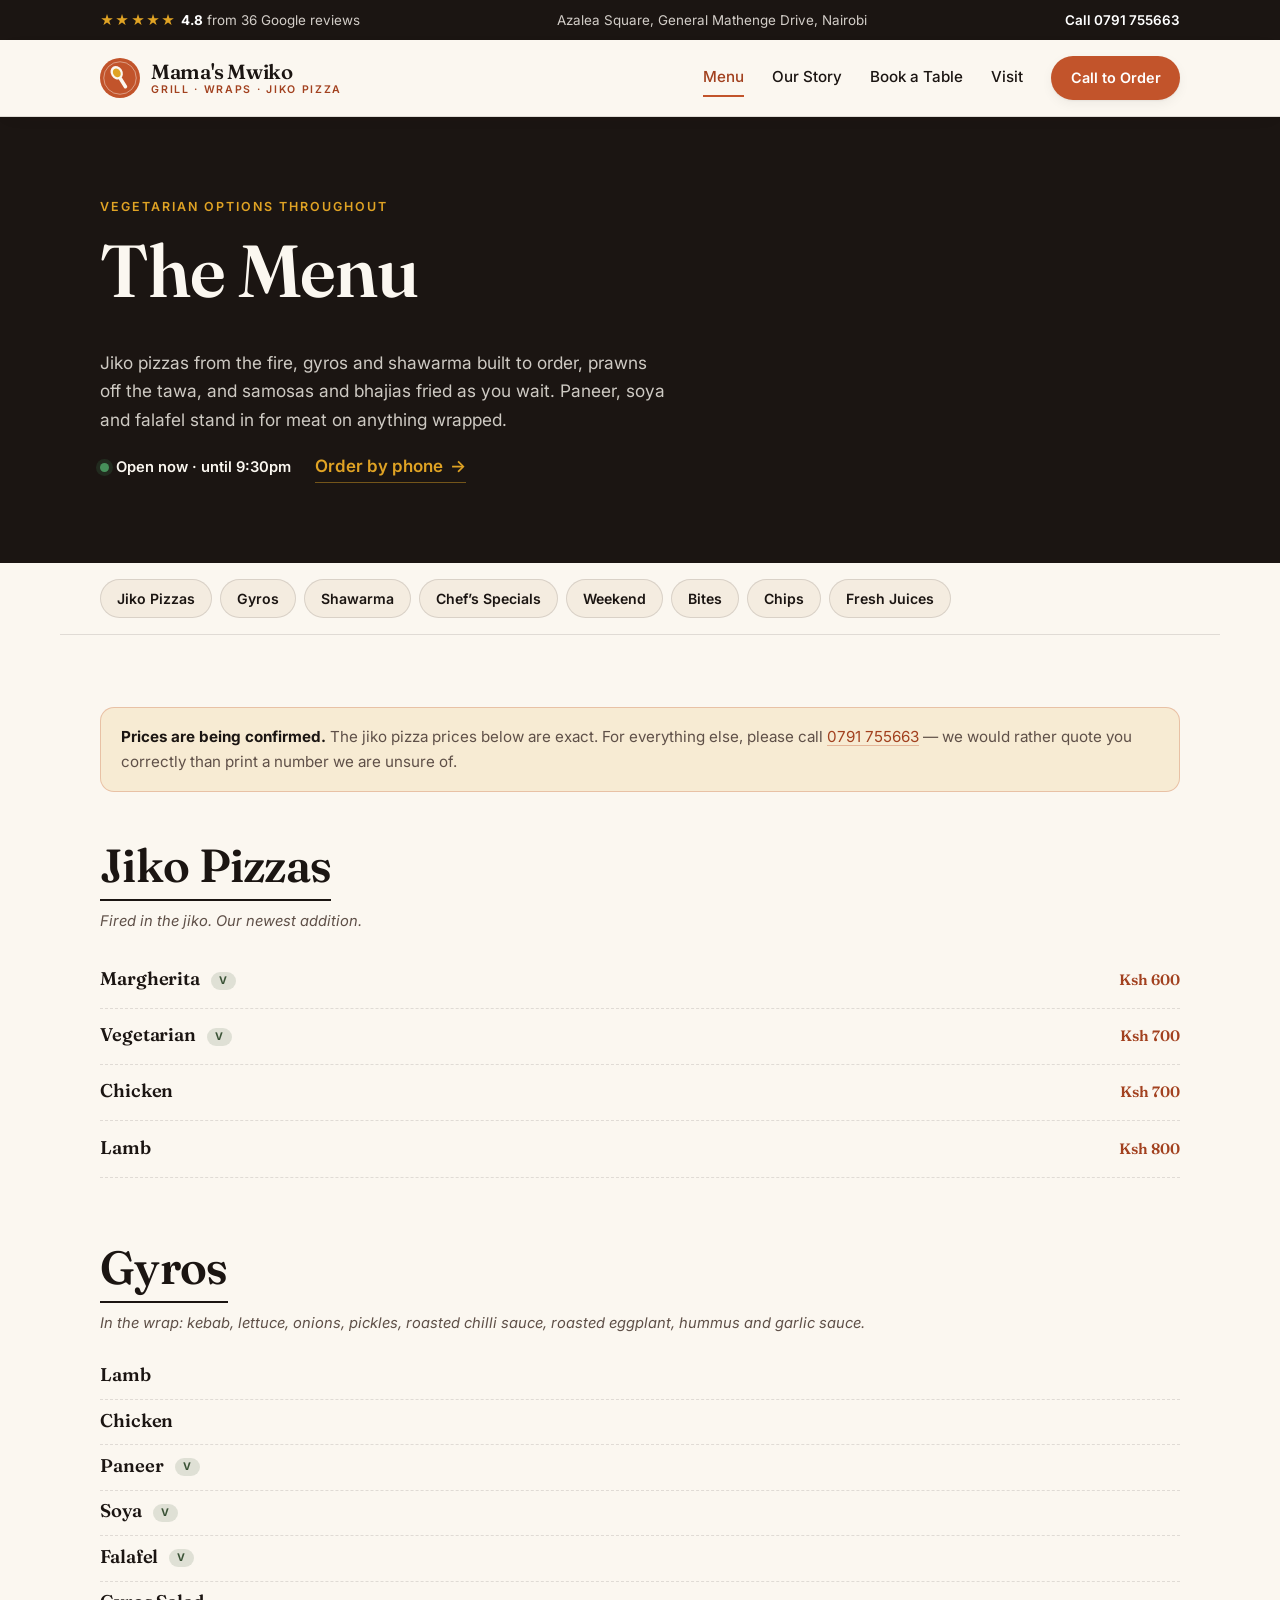
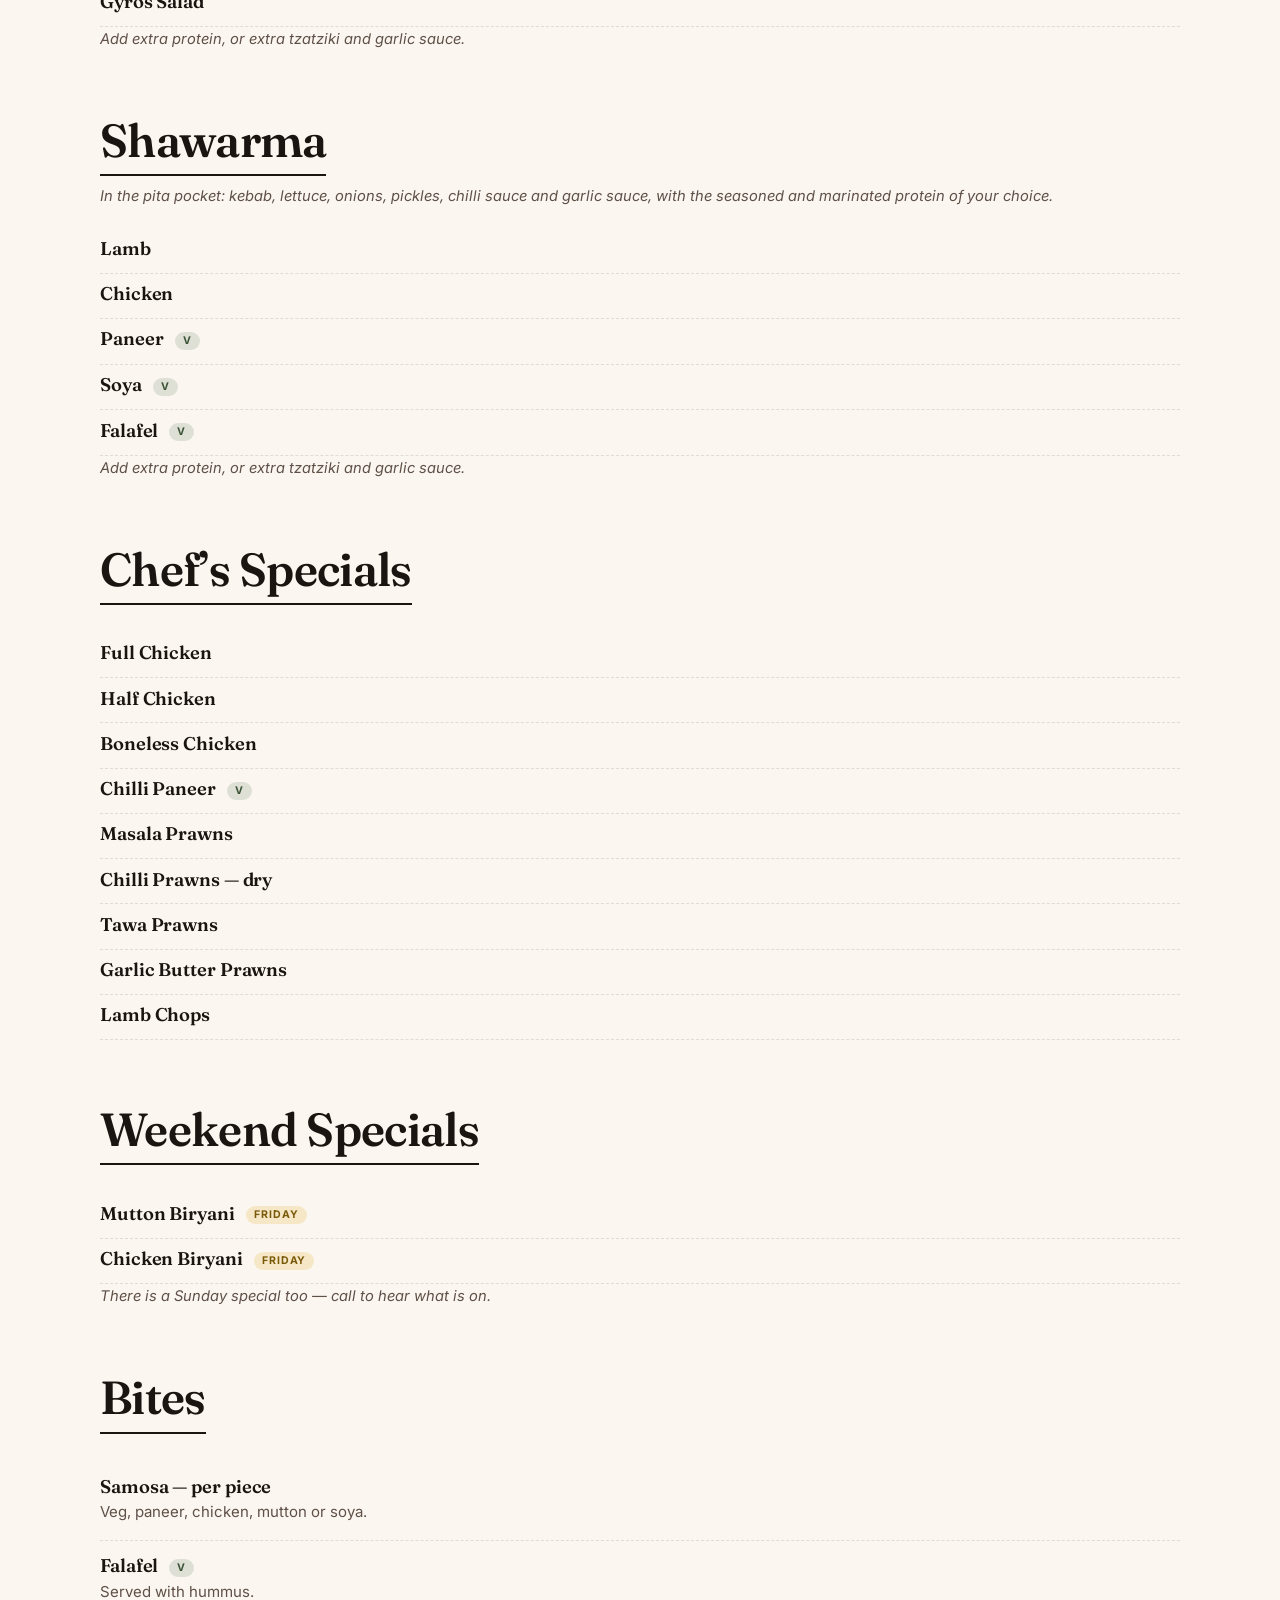
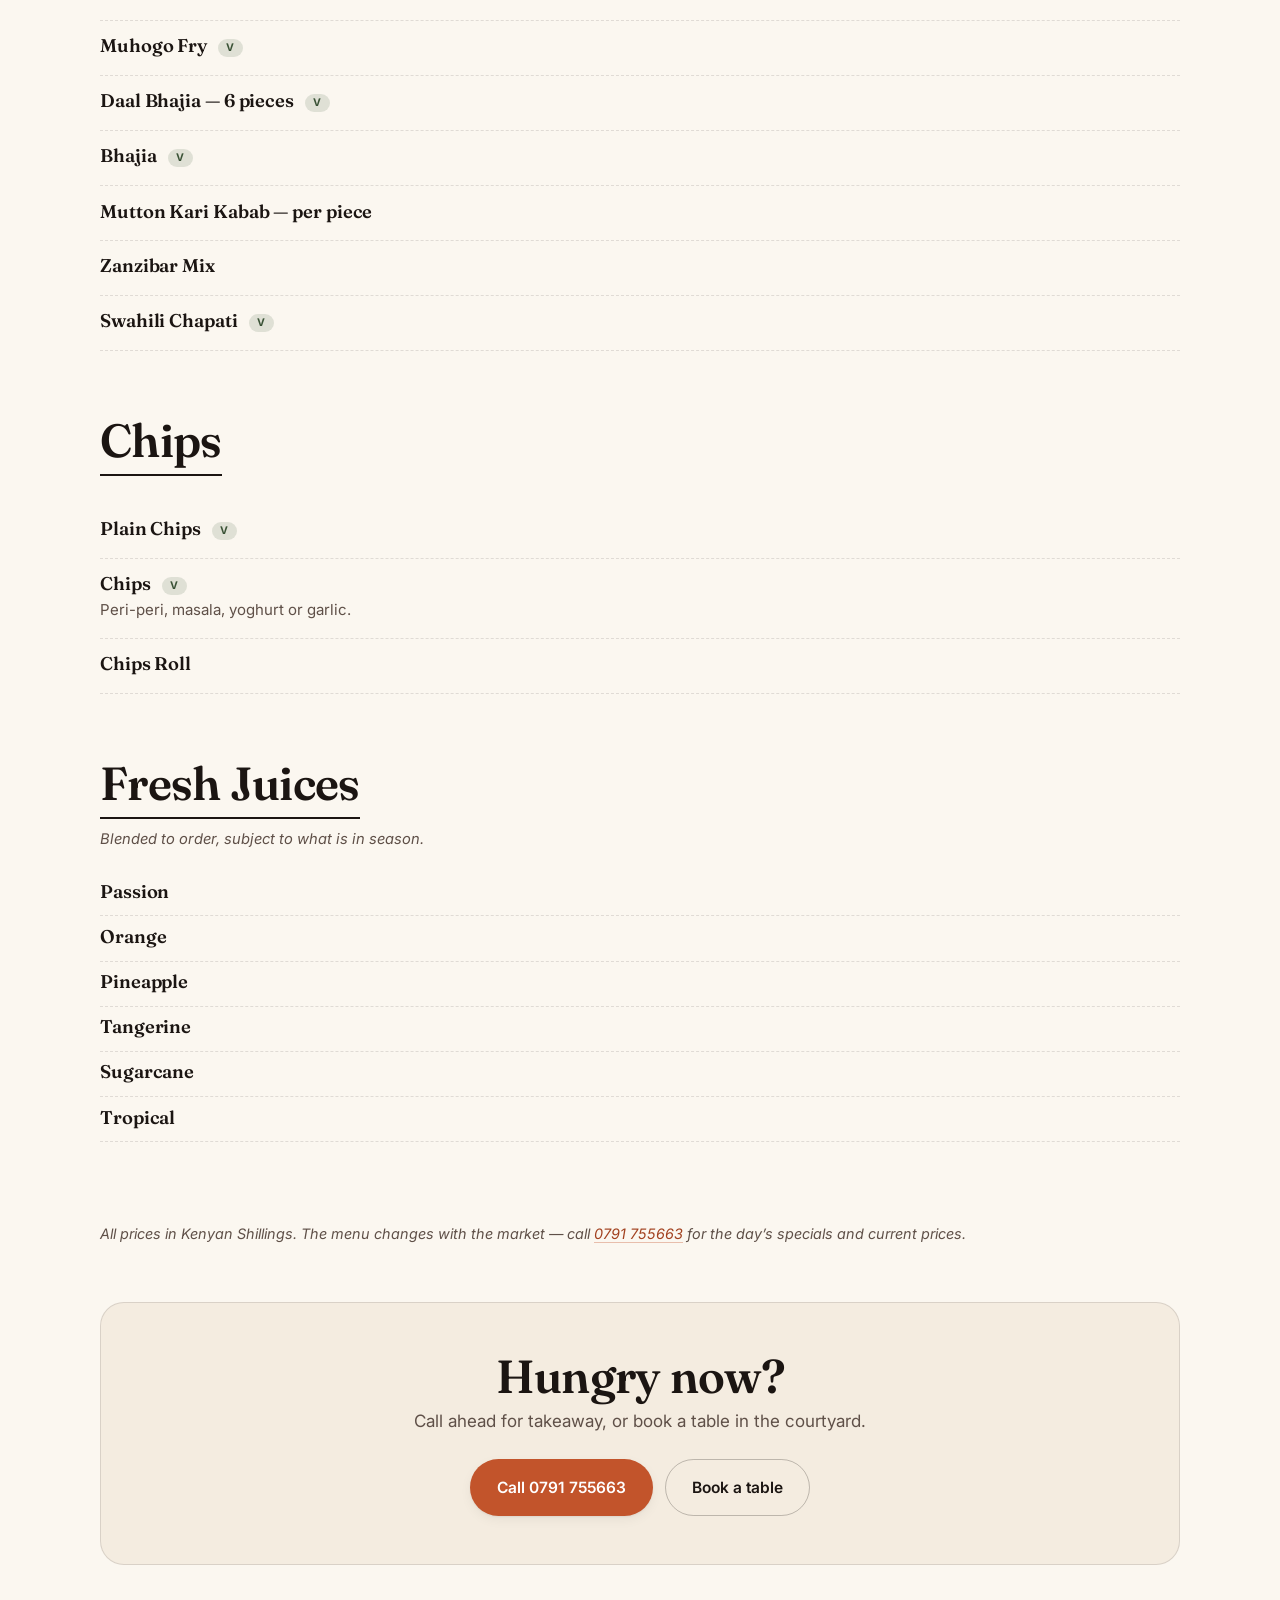
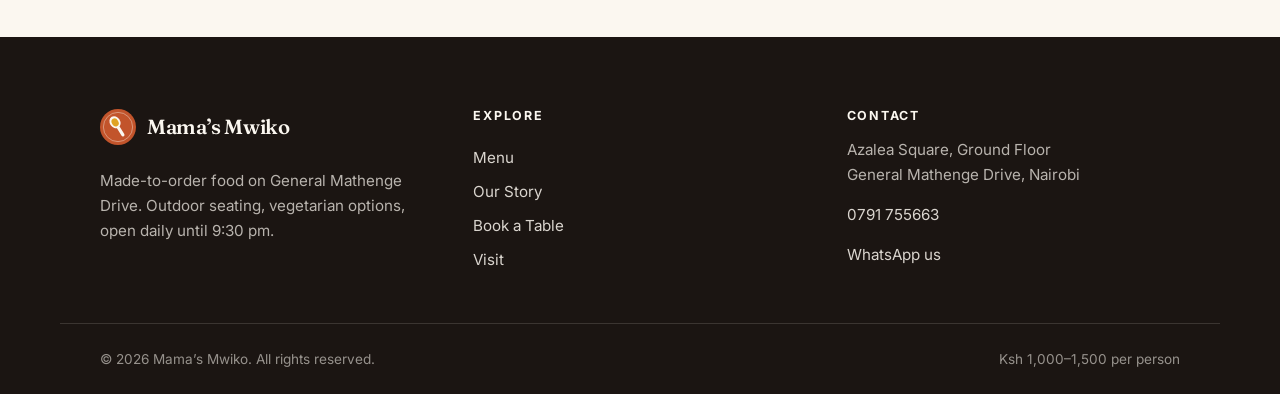
<file: menu.html>
<!doctype html>
<html lang="en">
<head>
<meta charset="utf-8">
<meta name="viewport" content="width=device-width, initial-scale=1">
<title>Menu | Mama's Mwiko, Nairobi</title>
<meta name="description" content="The Mama's Mwiko menu — jiko pizzas, gyros, shawarma, chef's specials, bites, chips and fresh juices, with paneer, soya and falafel throughout. Azalea Square, General Mathenge Drive, Nairobi. Call 0791 755663.">
<link rel="canonical" href="https://mamasmwiko.co.ke/menu.html">

<meta property="og:type" content="website">
<meta property="og:site_name" content="Mama's Mwiko">
<meta property="og:title" content="Menu | Mama's Mwiko">
<meta property="og:description" content="Jiko pizzas, gyros, shawarma, tawa prawns, samosas and fresh juices — with paneer, soya and falafel on every wrap.">
<meta property="og:url" content="https://mamasmwiko.co.ke/menu.html">
<meta name="theme-color" content="#1b1512">

<link rel="icon" href="assets/img/favicon.svg" type="image/svg+xml">
<link rel="preconnect" href="https://fonts.googleapis.com">
<link rel="preconnect" href="https://fonts.gstatic.com" crossorigin>
<link rel="stylesheet" href="https://fonts.googleapis.com/css2?family=Fraunces:opsz,wght@9..144,500;9..144,600;9..144,700&family=Inter:wght@400;500;600;700&display=swap">
<link rel="stylesheet" href="assets/css/styles.css">
</head>
<body class="page-menu">
<a class="skip-link" href="#main">Skip to content</a>

<div class="topbar">
  <div class="wrap topbar__inner">
    <p class="topbar__item"><span class="stars" aria-hidden="true">★★★★★</span> <strong>4.8</strong> from 36 Google reviews</p>
    <p class="topbar__item topbar__item--hide-sm">Azalea Square, General Mathenge Drive, Nairobi</p>
    <p class="topbar__item"><a href="tel:+254791755663">Call 0791 755663</a></p>
  </div>
</div>

<header class="site-header site-header--solid" id="siteHeader">
  <div class="wrap site-header__inner">
    <a class="brand" href="index.html" aria-label="Mama's Mwiko home">
      <img src="assets/img/logo.svg" alt="" width="40" height="40" class="brand__mark">
      <span class="brand__text">
        <span class="brand__name">Mama's Mwiko</span>
        <span class="brand__tag">Grill &middot; Wraps &middot; Jiko Pizza</span>
      </span>
    </a>
    <nav class="nav" id="nav" aria-label="Main">
      <a href="menu.html" aria-current="page">Menu</a>
      <a href="index.html#story">Our Story</a>
      <a href="index.html#reserve">Book a Table</a>
      <a href="index.html#visit">Visit</a>
      <a class="btn btn--primary btn--sm" href="tel:+254791755663">Call to Order</a>
    </nav>
    <button class="nav-toggle" id="navToggle" aria-expanded="false" aria-controls="nav" aria-label="Open menu">
      <span></span><span></span><span></span>
    </button>
  </div>
</header>

<main id="main">

  <section class="menu-hero">
    <div class="wrap">
      <p class="eyebrow">Vegetarian options throughout</p>
      <h1>The Menu</h1>
      <p class="menu-hero__lead">Jiko pizzas from the fire, gyros and shawarma built to order, prawns off the tawa, and samosas and bhajias fried as you wait. Paneer, soya and falafel stand in for meat on anything wrapped.</p>
      <p class="menu-hero__meta"><span id="openStatus" class="status status--loading">Open daily &middot; 8am&ndash;9:30pm</span> <a class="link-arrow" href="tel:+254791755663">Order by phone <span aria-hidden="true">&rarr;</span></a></p>
    </div>
  </section>

  <nav class="menu-jump wrap" aria-label="Menu sections">
    <a href="#pizzas">Jiko Pizzas</a>
    <a href="#gyros">Gyros</a>
    <a href="#shawarma">Shawarma</a>
    <a href="#specials">Chef&rsquo;s Specials</a>
    <a href="#weekend">Weekend</a>
    <a href="#bites">Bites</a>
    <a href="#chips">Chips</a>
    <a href="#juices">Fresh Juices</a>
  </nav>

  <div class="wrap menu-body">

    <p class="menu-notice">
      <strong>Prices are being confirmed.</strong> The jiko pizza prices below are
      exact. For everything else, please call <a href="tel:+254791755663">0791 755663</a>
      &mdash; we would rather quote you correctly than print a number we are unsure of.
    </p>

    <section class="menu-section" id="pizzas">
      <h2>Jiko Pizzas</h2>
      <p class="menu-section__note">Fired in the jiko. Our newest addition.</p>
      <ul class="menu-list">
        <li class="menu-item">
          <div><h3>Margherita <span class="tag tag--veg">V</span></h3></div>
          <p class="menu-item__price">Ksh 600</p>
        </li>
        <li class="menu-item">
          <div><h3>Vegetarian <span class="tag tag--veg">V</span></h3></div>
          <p class="menu-item__price">Ksh 700</p>
        </li>
        <li class="menu-item">
          <div><h3>Chicken</h3></div>
          <p class="menu-item__price">Ksh 700</p>
        </li>
        <li class="menu-item">
          <div><h3>Lamb</h3></div>
          <p class="menu-item__price">Ksh 800</p>
        </li>
      </ul>
    </section>

    <section class="menu-section" id="gyros">
      <h2>Gyros</h2>
      <p class="menu-section__note">In the wrap: kebab, lettuce, onions, pickles, roasted chilli sauce, roasted eggplant, hummus and garlic sauce.</p>
      <ul class="menu-list menu-list--compact">
        <li class="menu-item"><div><h3>Lamb</h3></div></li>
        <li class="menu-item"><div><h3>Chicken</h3></div></li>
        <li class="menu-item"><div><h3>Paneer <span class="tag tag--veg">V</span></h3></div></li>
        <li class="menu-item"><div><h3>Soya <span class="tag tag--veg">V</span></h3></div></li>
        <li class="menu-item"><div><h3>Falafel <span class="tag tag--veg">V</span></h3></div></li>
        <li class="menu-item"><div><h3>Gyros Salad</h3></div></li>
      </ul>
      <p class="menu-section__note">Add extra protein, or extra tzatziki and garlic sauce.</p>
    </section>

    <section class="menu-section" id="shawarma">
      <h2>Shawarma</h2>
      <p class="menu-section__note">In the pita pocket: kebab, lettuce, onions, pickles, chilli sauce and garlic sauce, with the seasoned and marinated protein of your choice.</p>
      <ul class="menu-list menu-list--compact">
        <li class="menu-item"><div><h3>Lamb</h3></div></li>
        <li class="menu-item"><div><h3>Chicken</h3></div></li>
        <li class="menu-item"><div><h3>Paneer <span class="tag tag--veg">V</span></h3></div></li>
        <li class="menu-item"><div><h3>Soya <span class="tag tag--veg">V</span></h3></div></li>
        <li class="menu-item"><div><h3>Falafel <span class="tag tag--veg">V</span></h3></div></li>
      </ul>
      <p class="menu-section__note">Add extra protein, or extra tzatziki and garlic sauce.</p>
    </section>

    <section class="menu-section" id="specials">
      <h2>Chef&rsquo;s Specials</h2>
      <ul class="menu-list menu-list--compact">
        <li class="menu-item"><div><h3>Full Chicken</h3></div></li>
        <li class="menu-item"><div><h3>Half Chicken</h3></div></li>
        <li class="menu-item"><div><h3>Boneless Chicken</h3></div></li>
        <li class="menu-item"><div><h3>Chilli Paneer <span class="tag tag--veg">V</span></h3></div></li>
        <li class="menu-item"><div><h3>Masala Prawns</h3></div></li>
        <li class="menu-item"><div><h3>Chilli Prawns &mdash; dry</h3></div></li>
        <li class="menu-item"><div><h3>Tawa Prawns</h3></div></li>
        <li class="menu-item"><div><h3>Garlic Butter Prawns</h3></div></li>
        <li class="menu-item"><div><h3>Lamb Chops</h3></div></li>
      </ul>
    </section>

    <section class="menu-section" id="weekend">
      <h2>Weekend Specials</h2>
      <ul class="menu-list menu-list--compact">
        <li class="menu-item"><div><h3>Mutton Biryani <span class="tag">Friday</span></h3></div></li>
        <li class="menu-item"><div><h3>Chicken Biryani <span class="tag">Friday</span></h3></div></li>
      </ul>
      <p class="menu-section__note">There is a Sunday special too &mdash; call to hear what is on.</p>
    </section>

    <section class="menu-section" id="bites">
      <h2>Bites</h2>
      <ul class="menu-list">
        <li class="menu-item">
          <div><h3>Samosa &mdash; per piece</h3><p>Veg, paneer, chicken, mutton or soya.</p></div>
        </li>
        <li class="menu-item">
          <div><h3>Falafel <span class="tag tag--veg">V</span></h3><p>Served with hummus.</p></div>
        </li>
        <li class="menu-item"><div><h3>Muhogo Fry <span class="tag tag--veg">V</span></h3></div></li>
        <li class="menu-item"><div><h3>Daal Bhajia &mdash; 6 pieces <span class="tag tag--veg">V</span></h3></div></li>
        <li class="menu-item"><div><h3>Bhajia <span class="tag tag--veg">V</span></h3></div></li>
        <li class="menu-item"><div><h3>Mutton Kari Kabab &mdash; per piece</h3></div></li>
        <li class="menu-item"><div><h3>Zanzibar Mix</h3></div></li>
        <li class="menu-item"><div><h3>Swahili Chapati <span class="tag tag--veg">V</span></h3></div></li>
      </ul>
    </section>

    <section class="menu-section" id="chips">
      <h2>Chips</h2>
      <ul class="menu-list">
        <li class="menu-item"><div><h3>Plain Chips <span class="tag tag--veg">V</span></h3></div></li>
        <li class="menu-item">
          <div><h3>Chips <span class="tag tag--veg">V</span></h3><p>Peri-peri, masala, yoghurt or garlic.</p></div>
        </li>
        <li class="menu-item"><div><h3>Chips Roll</h3></div></li>
      </ul>
    </section>

    <section class="menu-section" id="juices">
      <h2>Fresh Juices</h2>
      <p class="menu-section__note">Blended to order, subject to what is in season.</p>
      <ul class="menu-list menu-list--compact">
        <li class="menu-item"><div><h3>Passion</h3></div></li>
        <li class="menu-item"><div><h3>Orange</h3></div></li>
        <li class="menu-item"><div><h3>Pineapple</h3></div></li>
        <li class="menu-item"><div><h3>Tangerine</h3></div></li>
        <li class="menu-item"><div><h3>Sugarcane</h3></div></li>
        <li class="menu-item"><div><h3>Tropical</h3></div></li>
      </ul>
    </section>

    <p class="menu-foot">All prices in Kenyan Shillings. The menu changes with the market &mdash; call <a href="tel:+254791755663">0791 755663</a> for the day&rsquo;s specials and current prices.</p>

    <div class="menu-cta">
      <h2>Hungry now?</h2>
      <p>Call ahead for takeaway, or book a table in the courtyard.</p>
      <div class="menu-cta__actions">
        <a class="btn btn--primary" href="tel:+254791755663">Call 0791 755663</a>
        <a class="btn btn--ghost" href="index.html#reserve">Book a table</a>
      </div>
    </div>
  </div>
</main>

<footer class="site-footer">
  <div class="wrap footer__grid">
    <div>
      <a class="brand brand--footer" href="index.html">
        <img src="assets/img/logo.svg" alt="" width="36" height="36" class="brand__mark">
        <span class="brand__name">Mama&rsquo;s Mwiko</span>
      </a>
      <p class="footer__blurb">Made-to-order food on General Mathenge Drive. Outdoor seating, vegetarian options, open daily until 9:30&nbsp;pm.</p>
    </div>
    <nav aria-label="Footer">
      <h3>Explore</h3>
      <a href="menu.html">Menu</a>
      <a href="index.html#story">Our Story</a>
      <a href="index.html#reserve">Book a Table</a>
      <a href="index.html#visit">Visit</a>
    </nav>
    <div>
      <h3>Contact</h3>
      <p>Azalea Square, Ground Floor<br>General Mathenge Drive, Nairobi</p>
      <p><a href="tel:+254791755663">0791 755663</a></p>
      <p><a href="https://wa.me/254791755663" target="_blank" rel="noopener">WhatsApp us</a></p>
    </div>
  </div>
  <div class="wrap footer__bottom">
    <p>&copy; <span id="year">2026</span> Mama&rsquo;s Mwiko. All rights reserved.</p>
    <p>Ksh 1,000&ndash;1,500 per person</p>
  </div>
</footer>

<div class="callbar" aria-label="Quick actions">
  <a href="tel:+254791755663"><svg viewBox="0 0 24 24" aria-hidden="true"><path d="M6.6 10.8a15 15 0 0 0 6.6 6.6l2.2-2.2a1 1 0 0 1 1-.25 11.4 11.4 0 0 0 3.6.6 1 1 0 0 1 1 1V20a1 1 0 0 1-1 1A17 17 0 0 1 3 4a1 1 0 0 1 1-1h3.5a1 1 0 0 1 1 1c0 1.25.2 2.45.57 3.57a1 1 0 0 1-.25 1l-2.22 2.23Z"/></svg>Call</a>
  <a href="index.html#reserve"><svg viewBox="0 0 24 24" aria-hidden="true"><path d="M7 2a1 1 0 0 1 1 1v1h8V3a1 1 0 1 1 2 0v1h1a2 2 0 0 1 2 2v2H3V6a2 2 0 0 1 2-2h1V3a1 1 0 0 1 1-1Zm14 8v10a2 2 0 0 1-2 2H5a2 2 0 0 1-2-2V10h18Z"/></svg>Book</a>
  <a href="https://www.google.com/maps/dir/?api=1&amp;destination=Mama%27s%20Mwiko%2C%20Azalea%20Square%2C%20General%20Mathenge%20Drive%2C%20Nairobi" target="_blank" rel="noopener"><svg viewBox="0 0 24 24" aria-hidden="true"><path d="M12 2a7 7 0 0 0-7 7c0 5 7 13 7 13s7-8 7-13a7 7 0 0 0-7-7Zm0 9.5A2.5 2.5 0 1 1 12 6a2.5 2.5 0 0 1 0 5.5Z"/></svg>Directions</a>
</div>

<script src="assets/js/site.js" defer></script>
</body>
</html>
</file>
<file: assets/css/styles.css>
/* =========================================================
   Mama's Mwiko — site styles
   Palette: espresso, cream, terracotta, ochre, sukuma green
   ========================================================= */

:root {
  --ink:        #1b1512;
  --ink-2:      #2b211b;
  --ink-3:      #3d302a;
  --cream:      #fbf7f0;
  --cream-2:    #f4ece0;
  --cream-3:    #e8dccb;
  --terracotta: #c2542b;
  --terracotta-d:#a2411f;
  --ochre:      #e0a324;
  --green:      #4f6b4a;
  --body:       #5f5048;
  --line:       rgba(27, 21, 18, .12);

  --max: 1160px;
  --pad: clamp(1.25rem, 4vw, 2.5rem);
  --r-sm: 8px;
  --r:    14px;
  --r-lg: 24px;

  --shadow-sm: 0 1px 2px rgba(27,21,18,.06), 0 4px 12px rgba(27,21,18,.05);
  --shadow:    0 2px 6px rgba(27,21,18,.07), 0 18px 40px -18px rgba(27,21,18,.28);

  --sans: "Inter", ui-sans-serif, system-ui, -apple-system, "Segoe UI", Roboto, sans-serif;
  --display: "Fraunces", ui-serif, Georgia, "Times New Roman", serif;

  --header-h: 76px;
}

*, *::before, *::after { box-sizing: border-box; }

html { scroll-behavior: smooth; scroll-padding-top: calc(var(--header-h) + 16px); }
@media (prefers-reduced-motion: reduce) {
  html { scroll-behavior: auto; }
  *, *::before, *::after { animation-duration: .01ms !important; transition-duration: .01ms !important; }
}

body {
  margin: 0;
  background: var(--cream);
  color: var(--body);
  font-family: var(--sans);
  font-size: 17px;
  line-height: 1.65;
  -webkit-font-smoothing: antialiased;
  text-rendering: optimizeLegibility;
}

img, svg, iframe { display: block; max-width: 100%; }
img { height: auto; }

h1, h2, h3 {
  font-family: var(--display);
  color: var(--ink);
  line-height: 1.1;
  letter-spacing: -.015em;
  margin: 0 0 .5em;
  font-weight: 600;
}
h1 { font-size: clamp(2.6rem, 7vw, 4.6rem); }
h2 { font-size: clamp(1.9rem, 4vw, 2.9rem); }
h3 { font-size: 1.15rem; letter-spacing: -.005em; }
p  { margin: 0 0 1em; }
em { font-style: italic; }

a { color: var(--terracotta-d); text-decoration-color: rgba(194,84,43,.35); text-underline-offset: 3px; }
a:hover { color: var(--terracotta); }

:focus-visible {
  outline: 3px solid var(--ochre);
  outline-offset: 3px;
  border-radius: 4px;
}

.wrap { width: 100%; max-width: var(--max); margin-inline: auto; padding-inline: var(--pad); }

/* Grid children default to min-width:auto, which lets wide content (form inputs,
   long words) push a track past the viewport. Let every track shrink instead. */
.story__grid > *, .reserve__grid > *, .visit__grid > *,
.strip__grid > *, .cards > *, .footer__grid > *, .field-row > * { min-width: 0; }

.skip-link {
  position: absolute; left: -9999px; top: 0; z-index: 200;
  background: var(--ink); color: var(--cream);
  padding: .75rem 1.25rem; border-radius: 0 0 var(--r-sm) 0;
}
.skip-link:focus { left: 0; }

.eyebrow {
  font-size: .78rem; font-weight: 600; letter-spacing: .16em;
  text-transform: uppercase; color: var(--terracotta-d);
  margin: 0 0 .85rem;
}

.stars { color: var(--ochre); letter-spacing: .1em; }
.stars--lg { font-size: 1.7rem; margin: 0 0 .35rem; color: #96670a; }

/* ---------- Buttons ---------- */
.btn {
  --btn-bg: var(--terracotta);
  --btn-fg: #fff;
  display: inline-flex; align-items: center; justify-content: center; gap: .5rem;
  font-family: var(--sans); font-size: .97rem; font-weight: 600;
  padding: .9rem 1.6rem;
  border: 1px solid transparent; border-radius: 999px;
  background: var(--btn-bg); color: var(--btn-fg);
  text-decoration: none; cursor: pointer;
  transition: transform .15s ease, background-color .15s ease, box-shadow .15s ease, color .15s ease;
  box-shadow: var(--shadow-sm);
}
.btn:hover { transform: translateY(-1px); color: var(--btn-fg); }
.btn:active { transform: translateY(0); }
.btn--primary:hover { background: var(--terracotta-d); }
.btn--ghost {
  --btn-bg: transparent; --btn-fg: var(--ink);
  border-color: rgba(27,21,18,.25); box-shadow: none;
}
.btn--ghost:hover { background: rgba(27,21,18,.05); border-color: rgba(27,21,18,.4); }
.btn--sm { padding: .6rem 1.15rem; font-size: .9rem; }
.btn--block { width: 100%; }

.link-arrow {
  display: inline-flex; align-items: center; gap: .4rem;
  font-weight: 600; text-decoration: none;
  border-bottom: 1.5px solid rgba(194,84,43,.4); padding-bottom: 2px;
}
.link-arrow span { transition: transform .15s ease; }
.link-arrow:hover span { transform: translateX(3px); }

.tag {
  display: inline-block; vertical-align: middle;
  font-family: var(--sans); font-size: .66rem; font-weight: 700;
  letter-spacing: .09em; text-transform: uppercase;
  padding: .2rem .5rem; border-radius: 999px;
  background: rgba(224,163,36,.2); color: #7a5a08;
  margin-left: .45rem;
}
.tag--veg { background: rgba(79,107,74,.16); color: #3a5236; }

.status {
  display: inline-flex; align-items: center; gap: .45rem;
  font-weight: 600; font-size: .92rem; color: var(--ink);
}
.status::before {
  content: ""; width: 9px; height: 9px; border-radius: 50%;
  background: var(--body); flex: none;
}
.status--open::before  { background: #46905a; box-shadow: 0 0 0 4px rgba(70,144,90,.18); }
.status--closed::before{ background: #b8442f; box-shadow: 0 0 0 4px rgba(184,68,47,.16); }

/* ---------- Top bar ---------- */
.topbar {
  background: var(--ink); color: rgba(251,247,240,.82);
  font-size: .84rem;
}
.topbar__inner {
  display: flex; align-items: center; justify-content: space-between;
  gap: 1rem; min-height: 40px; flex-wrap: wrap;
}
.topbar p { margin: 0; }
.topbar strong { color: #fff; }
.topbar a { color: #fff; text-decoration: none; font-weight: 600; }
.topbar a:hover { color: var(--ochre); }
@media (max-width: 720px) { .topbar__item--hide-sm { display: none; } }

/* ---------- Header ---------- */
.site-header {
  position: sticky; top: 0; z-index: 100;
  background: rgba(251,247,240,.92);
  backdrop-filter: saturate(1.4) blur(10px);
  border-bottom: 1px solid transparent;
  transition: border-color .2s ease, box-shadow .2s ease;
}
.site-header.is-stuck, .site-header--solid {
  border-bottom-color: var(--line);
  box-shadow: 0 4px 18px -12px rgba(27,21,18,.4);
}
.site-header__inner {
  display: flex; align-items: center; justify-content: space-between;
  gap: 1rem; min-height: var(--header-h);
}

.brand { display: inline-flex; align-items: center; gap: .7rem; text-decoration: none; }
.brand__mark { flex: none; }
.brand__text { display: flex; flex-direction: column; line-height: 1.15; }
.brand__name {
  font-family: var(--display); font-weight: 600; font-size: 1.28rem;
  color: var(--ink); letter-spacing: -.02em;
}
.brand__tag {
  font-size: .66rem; font-weight: 600; letter-spacing: .16em;
  text-transform: uppercase; color: var(--terracotta-d);
}

.nav { display: flex; align-items: center; gap: clamp(1rem, 2.2vw, 1.9rem); }
.nav > a:not(.btn) {
  font-size: .95rem; font-weight: 500; color: var(--ink);
  text-decoration: none; padding: .35rem 0;
  border-bottom: 2px solid transparent;
}
.nav > a:not(.btn):hover,
.nav > a[aria-current="page"] { border-bottom-color: var(--terracotta); color: var(--terracotta-d); }

.nav-toggle {
  display: none; width: 44px; height: 44px; padding: 0;
  background: none; border: 1px solid var(--line); border-radius: 10px;
  cursor: pointer; align-items: center; justify-content: center; flex-direction: column; gap: 5px;
}
.nav-toggle span { display: block; width: 20px; height: 2px; background: var(--ink); border-radius: 2px; transition: transform .2s ease, opacity .2s ease; }
.nav-toggle[aria-expanded="true"] span:nth-child(1) { transform: translateY(7px) rotate(45deg); }
.nav-toggle[aria-expanded="true"] span:nth-child(2) { opacity: 0; }
.nav-toggle[aria-expanded="true"] span:nth-child(3) { transform: translateY(-7px) rotate(-45deg); }

@media (max-width: 900px) {
  .nav-toggle { display: flex; }
  .nav {
    position: absolute; inset: 100% 0 auto 0;
    flex-direction: column; align-items: stretch; gap: 0;
    background: var(--cream); border-bottom: 1px solid var(--line);
    padding: .5rem var(--pad) 1.5rem;
    box-shadow: var(--shadow);
    display: none;
  }
  .nav.is-open { display: flex; }
  .nav > a:not(.btn) { padding: .9rem 0; border-bottom: 1px solid var(--line); }
  .nav > a:not(.btn):hover { border-bottom-color: var(--line); }
  .nav .btn { margin-top: 1rem; }
}

/* ---------- Hero ---------- */
.hero {
  position: relative; isolation: isolate;
  background: var(--ink-2); color: rgba(251,247,240,.86);
  overflow: hidden;
}
.hero__media { position: absolute; inset: 0; z-index: -1; }
.hero__media img { width: 100%; height: 100%; object-fit: cover; opacity: .55; }
.hero::after {
  content: ""; position: absolute; inset: 0; z-index: -1;
  background: linear-gradient(105deg, rgba(20,15,12,.92) 0%, rgba(20,15,12,.72) 45%, rgba(20,15,12,.35) 100%);
}
.hero__inner { padding: clamp(4rem, 11vw, 8.5rem) var(--pad) clamp(3.5rem, 8vw, 6rem); max-width: var(--max); }
.hero .eyebrow { color: var(--ochre); }
.hero h1 { color: var(--cream); max-width: 15ch; }
.hero h1 em { color: var(--ochre); font-style: italic; }
.hero__lead {
  font-size: clamp(1.05rem, 2vw, 1.28rem);
  max-width: 46ch; margin-bottom: 2rem; color: rgba(251,247,240,.8);
}
.hero__actions { display: flex; flex-wrap: wrap; gap: .8rem; margin-bottom: 2.6rem; }
.hero .btn--ghost { --btn-fg: var(--cream); border-color: rgba(251,247,240,.4); }
.hero .btn--ghost:hover { background: rgba(251,247,240,.12); border-color: rgba(251,247,240,.7); }

.hero__facts {
  display: flex; flex-wrap: wrap; align-items: center; gap: .6rem 1.5rem;
  list-style: none; margin: 0; padding: 1.4rem 0 0;
  border-top: 1px solid rgba(251,247,240,.18);
  font-size: .95rem; color: rgba(251,247,240,.78);
}
.hero__facts .status { color: var(--cream); }
.hero__facts li + li { position: relative; }
@media (min-width: 700px) {
  .hero__facts li + li::before {
    content: ""; position: absolute; left: -.78rem; top: 50%;
    width: 4px; height: 4px; margin-top: -2px; border-radius: 50%;
    background: rgba(251,247,240,.4);
  }
}

/* ---------- Facts strip ---------- */
.strip { background: var(--cream-2); border-bottom: 1px solid var(--line); }
.strip__grid {
  display: grid; gap: clamp(1.5rem, 3vw, 2.5rem);
  grid-template-columns: repeat(auto-fit, minmax(215px, 1fr));
  padding-block: clamp(2.5rem, 5vw, 3.75rem);
}
.strip__item h3 { margin-bottom: .3rem; }
.strip__item p { margin: 0; font-size: .95rem; }
.ico { width: 30px; height: 30px; fill: var(--terracotta); margin-bottom: .85rem; }

/* ---------- Story ---------- */
.story { padding-block: clamp(3.5rem, 8vw, 6.5rem); }
.story__grid {
  display: grid; gap: clamp(2rem, 5vw, 4.5rem);
  grid-template-columns: 1fr; align-items: center;
}
@media (min-width: 900px) { .story__grid { grid-template-columns: .85fr 1fr; } }
.story__art { position: relative; }
.story__art img {
  width: 100%; border-radius: var(--r-lg); box-shadow: var(--shadow);
  object-fit: cover; aspect-ratio: 4 / 5;
}
.story__badge {
  position: absolute; right: -14px; bottom: -18px;
  display: flex; flex-direction: column; align-items: center; justify-content: center;
  width: 108px; height: 108px; border-radius: 50%;
  background: var(--ochre); color: var(--ink);
  box-shadow: var(--shadow); margin: 0; text-align: center; padding: .5rem;
}
.story__badge strong { font-family: var(--display); font-size: 1.85rem; line-height: 1; }
.story__badge span { font-size: .64rem; font-weight: 600; letter-spacing: .06em; text-transform: uppercase; line-height: 1.2; margin-top: .2rem; }
.story__copy p { max-width: 58ch; }

/* ---------- Signatures ---------- */
.signatures { background: var(--ink); color: rgba(251,247,240,.78); padding-block: clamp(3.5rem, 8vw, 6.5rem); }
.signatures h2, .signatures h3 { color: var(--cream); }
.signatures .eyebrow { color: var(--ochre); }
.signatures .btn--ghost { --btn-fg: var(--cream); border-color: rgba(251,247,240,.35); }
.signatures .btn--ghost:hover { background: rgba(251,247,240,.12); }

.section-head {
  display: flex; align-items: flex-end; justify-content: space-between;
  gap: 1.5rem; flex-wrap: wrap; margin-bottom: clamp(1.75rem, 4vw, 2.75rem);
}
.section-head h2 { margin: 0; }

.cards { display: grid; gap: 1.5rem; grid-template-columns: repeat(auto-fit, minmax(260px, 1fr)); }
.card {
  background: var(--ink-2); border: 1px solid rgba(251,247,240,.1);
  border-radius: var(--r-lg); overflow: hidden;
  transition: transform .2s ease, border-color .2s ease;
}
.card:hover { transform: translateY(-4px); border-color: rgba(224,163,36,.5); }
.card img { width: 100%; aspect-ratio: 4 / 3; object-fit: cover; }
.card__body { padding: 1.4rem 1.5rem 1.6rem; }
.card__body p { font-size: .95rem; margin-bottom: .8rem; }
.card__price, .card__meta { font-family: var(--display); font-size: 1.15rem; color: var(--ochre); margin: 0 !important; }
.card__meta { font-size: .92rem; letter-spacing: .01em; }
/* The default tag colours are tuned for cream; on the dark cards they vanish. */
.signatures .tag      { background: rgba(224,163,36,.22); color: #f0c86a; }
.signatures .tag--veg { background: rgba(122,168,112,.22); color: #a8d29a; }

/* ---------- Reserve ---------- */
.reserve { padding-block: clamp(3.5rem, 8vw, 6.5rem); background: var(--cream-2); }
.reserve__grid {
  display: grid; gap: clamp(2rem, 5vw, 4rem); grid-template-columns: 1fr; align-items: start;
}
@media (min-width: 900px) { .reserve__grid { grid-template-columns: 1fr 1fr; } }
.reserve__copy p { max-width: 50ch; }

.ticks { list-style: none; margin: 1.75rem 0 0; padding: 0; }
.ticks li { position: relative; padding-left: 1.9rem; margin-bottom: .8rem; font-size: .96rem; }
.ticks li::before {
  content: ""; position: absolute; left: 0; top: .42em;
  width: 1.1rem; height: .58rem;
  border-left: 2.5px solid var(--terracotta); border-bottom: 2.5px solid var(--terracotta);
  transform: rotate(-45deg);
}

.form {
  background: var(--cream); border: 1px solid var(--line);
  border-radius: var(--r-lg); padding: clamp(1.5rem, 3vw, 2.25rem);
  box-shadow: var(--shadow);
}
.field { margin-bottom: 1.1rem; }
.field-row { display: grid; gap: 1.1rem; grid-template-columns: 1fr 1fr; }
label { display: block; font-size: .87rem; font-weight: 600; color: var(--ink); margin-bottom: .4rem; }
.opt { font-weight: 400; color: var(--body); }
input, select, textarea {
  width: 100%; min-width: 0; font: inherit; font-size: .97rem; color: var(--ink);
  background: #fff; border: 1px solid rgba(27,21,18,.2); border-radius: var(--r-sm);
  padding: .72rem .85rem;
  transition: border-color .15s ease, box-shadow .15s ease;
}
input:focus, select:focus, textarea:focus {
  outline: none; border-color: var(--terracotta);
  box-shadow: 0 0 0 3px rgba(194,84,43,.16);
}
input[aria-invalid="true"], select[aria-invalid="true"] { border-color: #b8442f; }
textarea { resize: vertical; }
@media (max-width: 430px) { .field-row { grid-template-columns: 1fr; } }
.form .btn { margin-top: .4rem; }
.form__note { font-size: .84rem; margin: .9rem 0 0; text-align: center; }
.form__note.is-error { color: #a2361f; font-weight: 600; }

/* ---------- Reviews ---------- */
.reviews { padding-block: clamp(3.5rem, 7vw, 5.5rem); text-align: center; }
.reviews__inner { max-width: 640px; margin-inline: auto; }
.reviews h2 { margin-bottom: .4rem; }
.reviews__score { color: var(--terracotta); }
.reviews__meta { margin-bottom: 1.75rem; }

/* ---------- Visit ---------- */
.visit { padding-block: clamp(3.5rem, 8vw, 6rem); background: var(--cream-2); border-top: 1px solid var(--line); }
.visit__grid { display: grid; gap: clamp(2rem, 5vw, 3.5rem); grid-template-columns: 1fr; }
@media (min-width: 900px) { .visit__grid { grid-template-columns: 1fr 1.05fr; } }
.info-block { padding-top: 1.5rem; margin-top: 1.5rem; border-top: 1px solid var(--line); }
.info-block:first-of-type { border-top: 0; padding-top: 0; margin-top: 1.5rem; }
.info-block h3 { font-family: var(--sans); font-size: .78rem; font-weight: 700; letter-spacing: .14em; text-transform: uppercase; color: var(--terracotta-d); margin-bottom: .6rem; }
.info-block p { margin: 0; }

.hours { width: 100%; border-collapse: collapse; font-size: .95rem; max-width: 380px; }
.hours th, .hours td { padding: .45rem 0; text-align: left; font-weight: 400; }
.hours th { color: var(--ink); font-weight: 500; }
.hours td { text-align: right; }
.hours tr + tr { border-top: 1px dashed var(--line); }
.hours tr.is-today th, .hours tr.is-today td { color: var(--terracotta-d); font-weight: 700; }

.visit__map {
  border-radius: var(--r-lg); overflow: hidden; box-shadow: var(--shadow);
  border: 1px solid var(--line); min-height: 380px; background: var(--cream-3);
}
.visit__map iframe { width: 100%; height: 100%; min-height: 380px; border: 0; }

/* ---------- Menu page ---------- */
.menu-hero { background: var(--ink); color: rgba(251,247,240,.8); padding-block: clamp(3rem, 7vw, 5rem); }
.menu-hero h1 { color: var(--cream); }
.menu-hero .eyebrow { color: var(--ochre); }
.menu-hero__lead { max-width: 52ch; font-size: 1.08rem; }
.menu-hero__meta { display: flex; flex-wrap: wrap; align-items: center; gap: 1.5rem; margin: 0; }
.menu-hero .status { color: var(--cream); }
.menu-hero .link-arrow { color: var(--ochre); border-bottom-color: rgba(224,163,36,.45); }

.menu-jump {
  display: flex; gap: .5rem; overflow-x: auto; padding-block: 1rem;
  position: sticky; top: var(--header-h); z-index: 50;
  background: var(--cream); border-bottom: 1px solid var(--line);
  scrollbar-width: thin;
}
.menu-jump a {
  flex: none; font-size: .88rem; font-weight: 600; text-decoration: none;
  color: var(--ink); background: var(--cream-2);
  border: 1px solid var(--line); border-radius: 999px; padding: .45rem 1rem;
  white-space: nowrap;
}
.menu-jump a:hover { background: var(--terracotta); color: #fff; border-color: var(--terracotta); }

.menu-body { padding-block: clamp(2.5rem, 6vw, 4.5rem); }
.menu-notice {
  display: block; margin-bottom: clamp(2rem, 4vw, 3rem);
  padding: 1rem 1.25rem; border-radius: var(--r);
  background: rgba(224,163,36,.14); border: 1px solid rgba(194,84,43,.28);
  color: var(--body); font-size: .95rem;
}
.menu-notice strong { color: var(--ink); }
.menu-section { margin-bottom: clamp(2.5rem, 5vw, 4rem); }
.menu-section h2 {
  padding-bottom: .5rem; margin-bottom: .5rem;
  border-bottom: 2px solid var(--ink); display: inline-block;
}
.menu-section__note { font-size: .92rem; font-style: italic; margin-bottom: 1.25rem; }

.menu-list { list-style: none; margin: 1.25rem 0 0; padding: 0; }
.menu-item {
  display: flex; align-items: baseline; justify-content: space-between; gap: 1.25rem;
  padding: .95rem 0; border-bottom: 1px dashed var(--line);
}
.menu-item h3 { margin: 0 0 .2rem; }
.menu-item p { margin: 0; font-size: .94rem; max-width: 60ch; }
.menu-item__price {
  flex: none; font-family: var(--display); font-weight: 600;
  font-size: 1.05rem; color: var(--terracotta-d);
}
.menu-list--compact .menu-item { padding: .65rem 0; }
.menu-foot { font-size: .9rem; font-style: italic; padding-top: 1rem; }

.menu-cta {
  margin-top: clamp(2.5rem, 5vw, 3.5rem); text-align: center;
  background: var(--cream-2); border: 1px solid var(--line);
  border-radius: var(--r-lg); padding: clamp(2rem, 5vw, 3rem);
}
.menu-cta h2 { margin-bottom: .3rem; }
.menu-cta__actions { display: flex; flex-wrap: wrap; gap: .8rem; justify-content: center; margin-top: 1.5rem; }

/* ---------- Footer ---------- */
.site-footer { background: var(--ink); color: rgba(251,247,240,.7); padding-top: clamp(3rem, 6vw, 4.5rem); font-size: .95rem; }
.site-footer h3 { color: var(--cream); font-family: var(--sans); font-size: .78rem; font-weight: 700; letter-spacing: .14em; text-transform: uppercase; margin-bottom: .9rem; }
.site-footer a { color: rgba(251,247,240,.85); text-decoration: none; }
.site-footer a:hover { color: var(--ochre); }
.site-footer .brand__name { color: var(--cream); }
.footer__grid { display: grid; gap: 2.5rem; grid-template-columns: repeat(auto-fit, minmax(230px, 1fr)); padding-bottom: 2.5rem; }
.footer__blurb { margin-top: 1rem; max-width: 34ch; }
.footer__grid nav { display: flex; flex-direction: column; align-items: flex-start; gap: .55rem; }
.footer__bottom {
  display: flex; justify-content: space-between; flex-wrap: wrap; gap: .5rem;
  border-top: 1px solid rgba(251,247,240,.14);
  padding-block: 1.5rem; font-size: .85rem; color: rgba(251,247,240,.55);
}
.footer__bottom p { margin: 0; }

/* ---------- Mobile call bar ---------- */
.callbar { display: none; }
@media (max-width: 700px) {
  .callbar {
    position: fixed; left: 0; right: 0; bottom: 0; z-index: 90;
    display: grid; grid-template-columns: repeat(3, 1fr);
    background: var(--ink); border-top: 1px solid rgba(251,247,240,.14);
    padding-bottom: env(safe-area-inset-bottom);
  }
  .callbar a {
    display: flex; flex-direction: column; align-items: center; gap: .2rem;
    padding: .6rem .5rem .7rem; font-size: .72rem; font-weight: 600;
    color: var(--cream); text-decoration: none;
  }
  .callbar a + a { border-left: 1px solid rgba(251,247,240,.14); }
  .callbar svg { width: 20px; height: 20px; fill: var(--ochre); }
  body { padding-bottom: 70px; }
}
</file>
